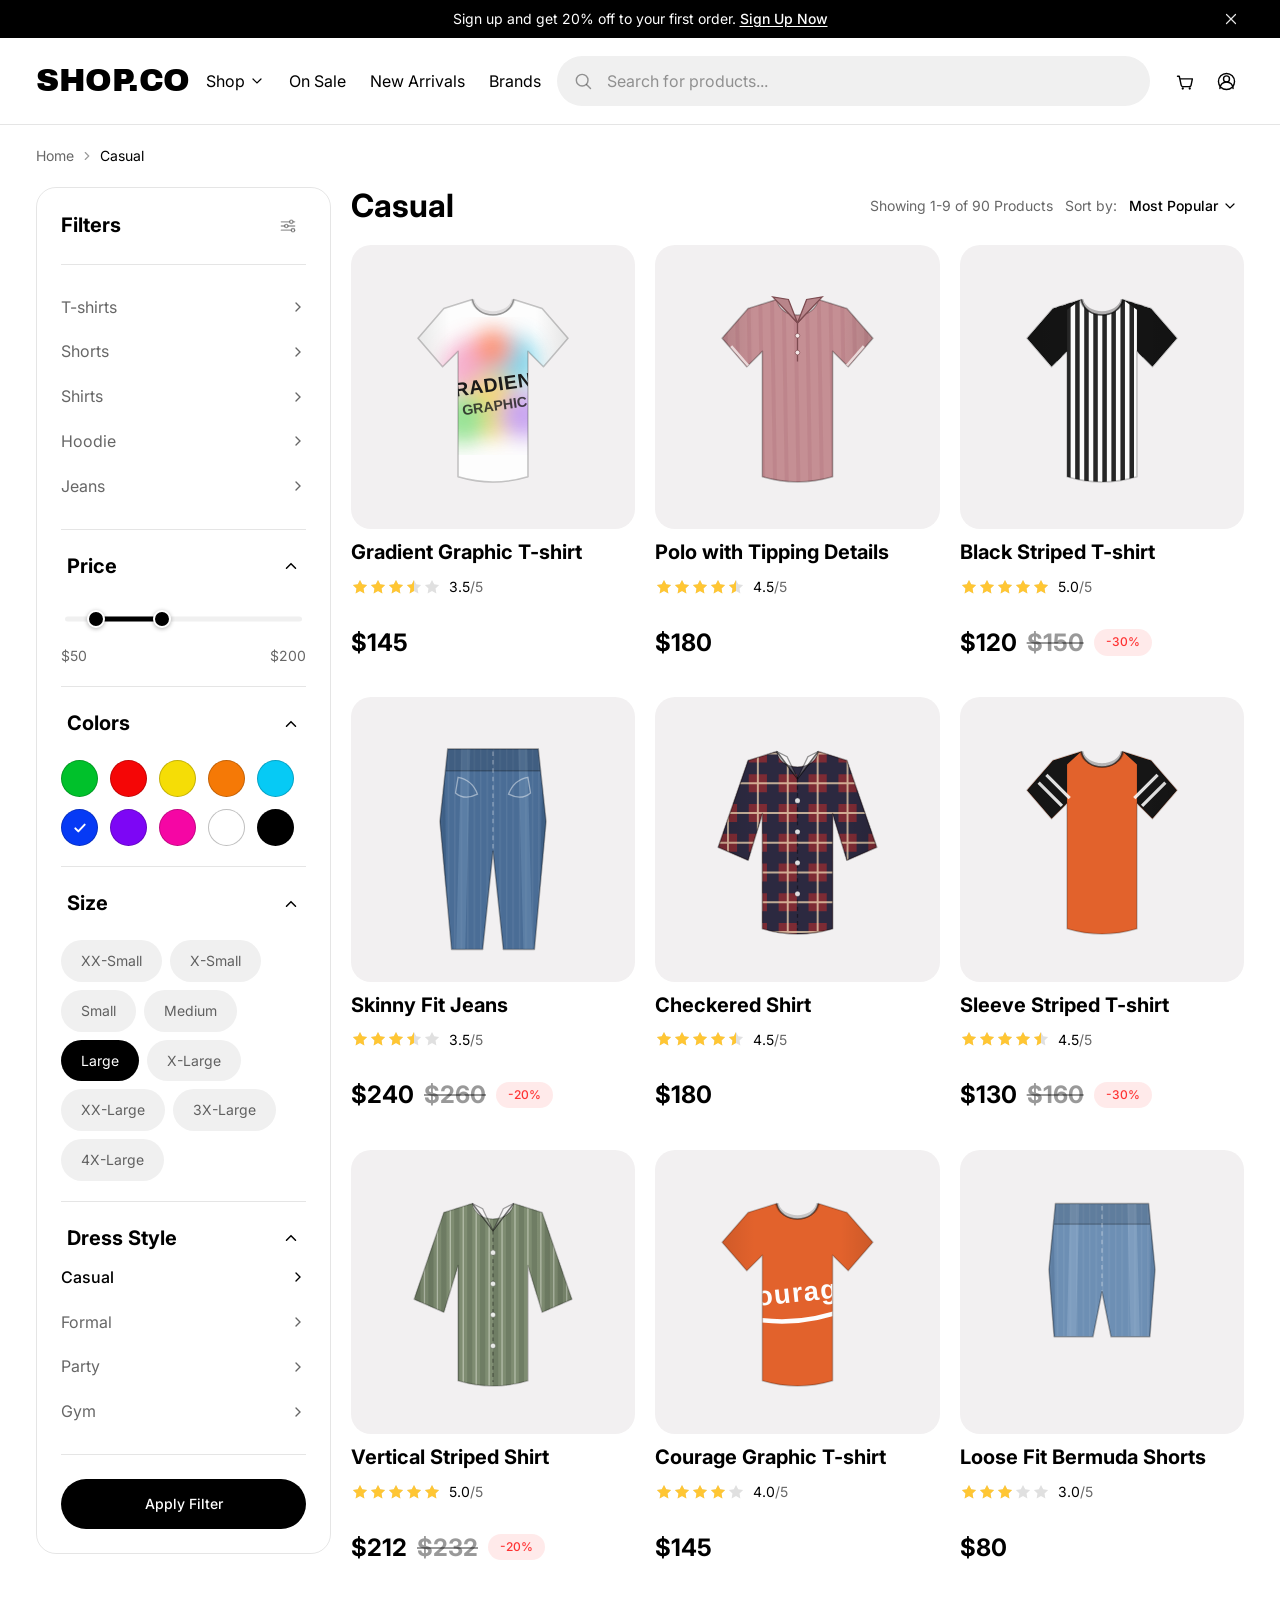
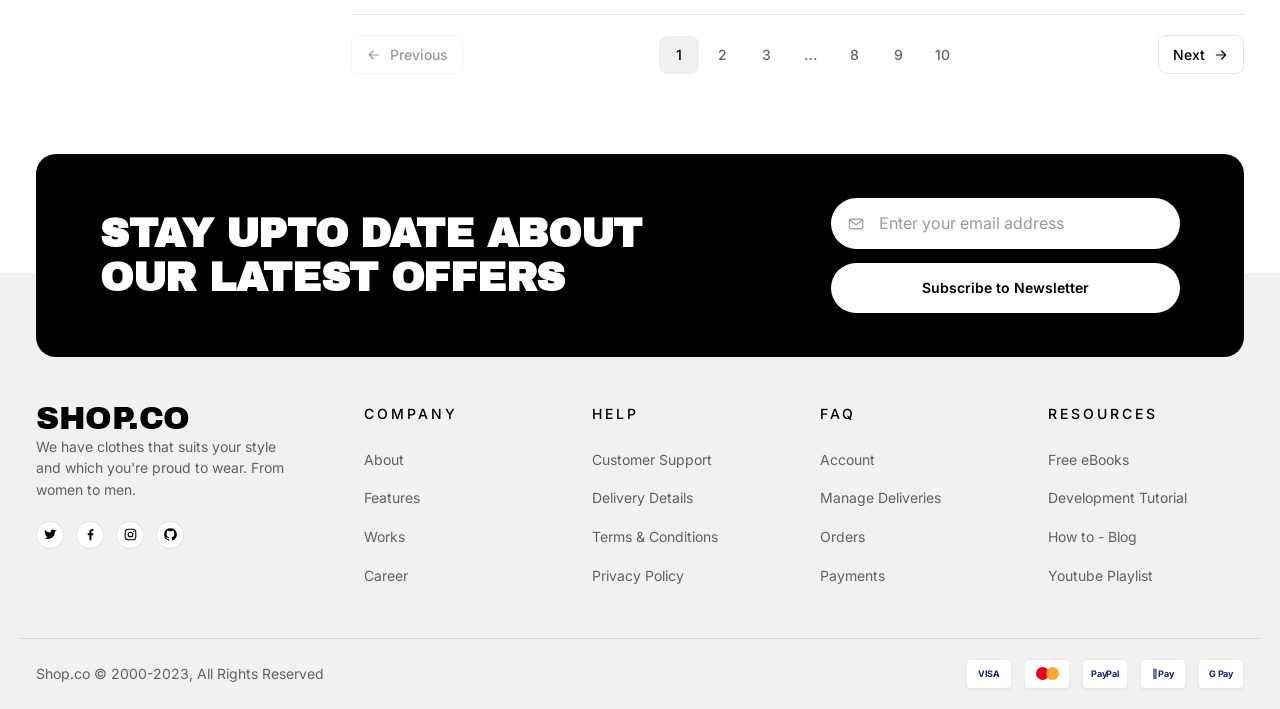
<file: category.html>
<!DOCTYPE html>
<html lang="en">
<head>
  <meta charset="UTF-8">
  <meta name="viewport" content="width=device-width, initial-scale=1.0">
  <title>Casual — SHOP.CO</title>
  <meta name="description" content="Browse casual clothing at SHOP.CO — t-shirts, shirts, jeans and shorts.">
  <link rel="preconnect" href="https://fonts.googleapis.com">
  <link rel="preconnect" href="https://fonts.gstatic.com" crossorigin>
  <link href="https://fonts.googleapis.com/css2?family=Archivo+Black&family=Inter:wght@300;400;500;600;700&display=swap" rel="stylesheet">
  <link rel="stylesheet" href="./css/category.css">
</head>
<body>

  <!-- ============ PROMO BANNER ============ -->
  <div class="promo" id="promo">
    <div class="container promo__inner">
      <p class="promo__text">
        Sign up and get 20% off to your first order.
        <a href="#newsletter">Sign Up Now</a>
      </p>
      <button class="promo__close" id="promoClose" aria-label="Close banner">
        <svg viewBox="0 0 24 24" width="18" height="18" aria-hidden="true">
          <path d="M6 6l12 12M18 6L6 18" stroke="currentColor" stroke-width="1.6" stroke-linecap="round"/>
        </svg>
      </button>
    </div>
  </div>

  <!-- ============ HEADER ============ -->
  <header class="header">
    <div class="container header__inner">
      <button class="icon-btn header__burger" id="burger" aria-label="Open menu" aria-expanded="false">
        <svg viewBox="0 0 24 24" width="22" height="22" aria-hidden="true">
          <path d="M3 6h18M3 12h18M3 18h18" stroke="currentColor" stroke-width="1.8" stroke-linecap="round"/>
        </svg>
      </button>

      <a href="./index.html" class="logo">SHOP.CO</a>

      <nav class="nav" id="nav" aria-label="Main">
        <ul class="nav__list">
          <li class="nav__item has-drop">
            <button class="nav__link" aria-expanded="false">
              Shop
              <svg viewBox="0 0 24 24" width="16" height="16" aria-hidden="true">
                <path d="M6 9l6 6 6-6" stroke="currentColor" stroke-width="1.8" fill="none" stroke-linecap="round"/>
              </svg>
            </button>
            <ul class="nav__drop">
              <li><a href="#">Men's Clothing</a></li>
              <li><a href="#">Women's Clothing</a></li>
              <li><a href="#">Kids</a></li>
              <li><a href="#">Accessories</a></li>
            </ul>
          </li>
          <li class="nav__item"><a class="nav__link" href="#">On Sale</a></li>
          <li class="nav__item"><a class="nav__link" href="#">New Arrivals</a></li>
          <li class="nav__item"><a class="nav__link" href="#">Brands</a></li>
        </ul>
      </nav>

      <form class="search" role="search" onsubmit="return false;">
        <svg class="search__icon" viewBox="0 0 24 24" width="20" height="20" aria-hidden="true">
          <circle cx="11" cy="11" r="7" stroke="currentColor" stroke-width="1.7" fill="none"/>
          <path d="M16.5 16.5L21 21" stroke="currentColor" stroke-width="1.7" stroke-linecap="round"/>
        </svg>
        <input type="search" id="search" placeholder="Search for products..." aria-label="Search for products">
      </form>

      <div class="header__actions">
        <button class="icon-btn header__search-toggle" id="searchToggle" aria-label="Search">
          <svg viewBox="0 0 24 24" width="21" height="21" aria-hidden="true">
            <circle cx="11" cy="11" r="7" stroke="currentColor" stroke-width="1.7" fill="none"/>
            <path d="M16.5 16.5L21 21" stroke="currentColor" stroke-width="1.7" stroke-linecap="round"/>
          </svg>
        </button>
        <a class="icon-btn cart-btn" href="./cart.html" aria-label="Cart">
          <svg viewBox="0 0 24 24" width="21" height="21" aria-hidden="true">
            <path d="M4 6h2l2.2 10.2a2 2 0 002 1.6h7.3a2 2 0 002-1.55L21 9H7"
                  stroke="currentColor" stroke-width="1.6" fill="none" stroke-linecap="round" stroke-linejoin="round"/>
            <circle cx="10" cy="20" r="1.3" fill="currentColor"/>
            <circle cx="18" cy="20" r="1.3" fill="currentColor"/>
          </svg>
          <span class="cart-btn__count" id="cartCount">0</span>
        </a>
        <a class="icon-btn" href="#" aria-label="Account">
          <svg viewBox="0 0 24 24" width="21" height="21" aria-hidden="true">
            <circle cx="12" cy="9" r="3.4" stroke="currentColor" stroke-width="1.6" fill="none"/>
            <path d="M4.5 20a7.5 7.5 0 0115 0" stroke="currentColor" stroke-width="1.6" fill="none" stroke-linecap="round"/>
            <circle cx="12" cy="12" r="9.2" stroke="currentColor" stroke-width="1.6" fill="none"/>
          </svg>
        </a>
      </div>
    </div>

    <form class="search search--mobile" id="mobileSearch" role="search" onsubmit="return false;">
      <svg class="search__icon" viewBox="0 0 24 24" width="20" height="20" aria-hidden="true">
        <circle cx="11" cy="11" r="7" stroke="currentColor" stroke-width="1.7" fill="none"/>
        <path d="M16.5 16.5L21 21" stroke="currentColor" stroke-width="1.7" stroke-linecap="round"/>
      </svg>
      <input type="search" placeholder="Search for products..." aria-label="Search for products">
    </form>
  </header>

  <div class="overlay" id="overlay" hidden></div>

  <!-- ============ MAIN ============ -->
  <main class="container page">

    <nav class="crumbs" aria-label="Breadcrumb">
      <a href="./index.html">Home</a>
      <svg viewBox="0 0 24 24" width="14" height="14" aria-hidden="true">
        <path d="M9 6l6 6-6 6" stroke="currentColor" stroke-width="2" fill="none" stroke-linecap="round"/>
      </svg>
      <span aria-current="page">Casual</span>
    </nav>

    <div class="layout">

      <!-- ---------- FILTERS ---------- -->
      <aside class="filters" id="filters" aria-label="Filters">
        <div class="filters__head">
          <h2 class="filters__title">Filters</h2>
          <button class="icon-btn filters__close" id="filtersClose" aria-label="Close filters">
            <svg class="filters__glyph" viewBox="0 0 24 24" width="20" height="20" aria-hidden="true">
              <path d="M4 7h10M18 7h2M4 12h4M12 12h8M4 17h12M20 17h0" stroke="currentColor" stroke-width="1.6" stroke-linecap="round"/>
              <circle cx="16" cy="7" r="2" stroke="currentColor" stroke-width="1.6" fill="none"/>
              <circle cx="10" cy="12" r="2" stroke="currentColor" stroke-width="1.6" fill="none"/>
              <circle cx="18" cy="17" r="2" stroke="currentColor" stroke-width="1.6" fill="none"/>
            </svg>
            <svg class="filters__x" viewBox="0 0 24 24" width="20" height="20" aria-hidden="true">
              <path d="M6 6l12 12M18 6L6 18" stroke="currentColor" stroke-width="1.7" stroke-linecap="round"/>
            </svg>
          </button>
        </div>

        <ul class="cat-list" id="catList">
          <li><button type="button" data-cat="T-shirts">T-shirts <span class="chev"></span></button></li>
          <li><button type="button" data-cat="Shorts">Shorts <span class="chev"></span></button></li>
          <li><button type="button" data-cat="Shirts">Shirts <span class="chev"></span></button></li>
          <li><button type="button" data-cat="Hoodie">Hoodie <span class="chev"></span></button></li>
          <li><button type="button" data-cat="Jeans">Jeans <span class="chev"></span></button></li>
        </ul>

        <!-- Price -->
        <section class="acc is-open" data-acc>
          <button class="acc__head" type="button" aria-expanded="true">
            <span>Price</span><span class="acc__chev"></span>
          </button>
          <div class="acc__body">
            <div class="range" id="range">
              <div class="range__track"><div class="range__fill" id="rangeFill"></div></div>
              <input type="range" id="priceMin" min="0" max="500" step="5" value="50" aria-label="Minimum price">
              <input type="range" id="priceMax" min="0" max="500" step="5" value="200" aria-label="Maximum price">
            </div>
            <div class="range__labels">
              <span id="priceMinLabel">$50</span>
              <span id="priceMaxLabel">$200</span>
            </div>
          </div>
        </section>

        <!-- Colors -->
        <section class="acc is-open" data-acc>
          <button class="acc__head" type="button" aria-expanded="true">
            <span>Colors</span><span class="acc__chev"></span>
          </button>
          <div class="acc__body">
            <div class="swatches" id="swatches">
              <button type="button" class="swatch" style="--c:#00C12B" data-color="green" aria-label="Green"></button>
              <button type="button" class="swatch" style="--c:#F50606" data-color="red" aria-label="Red"></button>
              <button type="button" class="swatch" style="--c:#F5DD06" data-color="yellow" aria-label="Yellow"></button>
              <button type="button" class="swatch" style="--c:#F57906" data-color="orange" aria-label="Orange"></button>
              <button type="button" class="swatch" style="--c:#06CAF5" data-color="cyan" aria-label="Cyan"></button>
              <button type="button" class="swatch is-active" style="--c:#063AF5" data-color="blue" aria-label="Blue"></button>
              <button type="button" class="swatch" style="--c:#7D06F5" data-color="purple" aria-label="Purple"></button>
              <button type="button" class="swatch" style="--c:#F506A4" data-color="pink" aria-label="Pink"></button>
              <button type="button" class="swatch swatch--light" style="--c:#FFFFFF" data-color="white" aria-label="White"></button>
              <button type="button" class="swatch" style="--c:#000000" data-color="black" aria-label="Black"></button>
            </div>
          </div>
        </section>

        <!-- Size -->
        <section class="acc is-open" data-acc>
          <button class="acc__head" type="button" aria-expanded="true">
            <span>Size</span><span class="acc__chev"></span>
          </button>
          <div class="acc__body">
            <div class="sizes" id="sizes">
              <button type="button" class="pill">XX-Small</button>
              <button type="button" class="pill">X-Small</button>
              <button type="button" class="pill">Small</button>
              <button type="button" class="pill">Medium</button>
              <button type="button" class="pill is-active">Large</button>
              <button type="button" class="pill">X-Large</button>
              <button type="button" class="pill">XX-Large</button>
              <button type="button" class="pill">3X-Large</button>
              <button type="button" class="pill">4X-Large</button>
            </div>
          </div>
        </section>

        <!-- Dress style -->
        <section class="acc is-open" data-acc>
          <button class="acc__head" type="button" aria-expanded="true">
            <span>Dress Style</span><span class="acc__chev"></span>
          </button>
          <div class="acc__body">
            <ul class="cat-list cat-list--flush" id="styleList">
              <li><button type="button" class="is-active" data-style="Casual">Casual <span class="chev"></span></button></li>
              <li><button type="button" data-style="Formal">Formal <span class="chev"></span></button></li>
              <li><button type="button" data-style="Party">Party <span class="chev"></span></button></li>
              <li><button type="button" data-style="Gym">Gym <span class="chev"></span></button></li>
            </ul>
          </div>
        </section>

        <button class="btn btn--block" id="applyFilter" type="button">Apply Filter</button>
      </aside>

      <!-- ---------- PRODUCTS ---------- -->
      <section class="results">
        <div class="results__head">
          <h1 class="results__title" id="categoryTitle">Casual</h1>
          <div class="results__meta">
            <span class="results__count" id="resultsCount">Showing 1-9 of 90 Products</span>
            <div class="sort">
              <span class="sort__label">Sort by:</span>
              <div class="select" id="sortSelect">
                <button class="select__btn" type="button" aria-expanded="false" aria-haspopup="listbox">
                  <span id="sortValue">Most Popular</span>
                  <svg viewBox="0 0 24 24" width="16" height="16" aria-hidden="true">
                    <path d="M6 9l6 6 6-6" stroke="currentColor" stroke-width="1.8" fill="none" stroke-linecap="round"/>
                  </svg>
                </button>
                <ul class="select__menu" role="listbox">
                  <li role="option" data-sort="popular" class="is-selected">Most Popular</li>
                  <li role="option" data-sort="new">Newest</li>
                  <li role="option" data-sort="low">Price: Low to High</li>
                  <li role="option" data-sort="high">Price: High to Low</li>
                  <li role="option" data-sort="rating">Best Rating</li>
                </ul>
              </div>
            </div>
            <button class="icon-btn results__filter-btn" id="filtersOpen" aria-label="Open filters">
              <svg viewBox="0 0 24 24" width="20" height="20" aria-hidden="true">
                <path d="M4 7h10M18 7h2M4 12h4M12 12h8M4 17h12" stroke="currentColor" stroke-width="1.6" stroke-linecap="round"/>
                <circle cx="16" cy="7" r="2" stroke="currentColor" stroke-width="1.6" fill="none"/>
                <circle cx="10" cy="12" r="2" stroke="currentColor" stroke-width="1.6" fill="none"/>
                <circle cx="18" cy="17" r="2" stroke="currentColor" stroke-width="1.6" fill="none"/>
              </svg>
            </button>
          </div>
        </div>

        <div class="grid" id="grid"><!-- products injected by category.js --></div>

        <p class="empty" id="empty" hidden>No products match your filters. Try widening the price range.</p>

        <nav class="pager" id="pager" aria-label="Pagination"></nav>
      </section>
    </div>
  </main>

  <!-- ============ NEWSLETTER ============ -->
  <section class="newsletter" id="newsletter">
    <div class="container">
      <div class="newsletter__box">
        <h2 class="newsletter__title">Stay upto date about<br>our latest offers</h2>
        <form class="newsletter__form" id="newsletterForm" novalidate>
          <label class="field">
            <svg viewBox="0 0 24 24" width="20" height="20" aria-hidden="true">
              <rect x="3" y="5.5" width="18" height="13" rx="2.5" stroke="currentColor" stroke-width="1.5" fill="none"/>
              <path d="M4 7l8 6 8-6" stroke="currentColor" stroke-width="1.5" fill="none" stroke-linecap="round"/>
            </svg>
            <input type="email" id="newsletterEmail" placeholder="Enter your email address" aria-label="Email address" required>
          </label>
          <button class="btn btn--white" type="submit">Subscribe to Newsletter</button>
          <p class="newsletter__msg" id="newsletterMsg" role="status"></p>
        </form>
      </div>
    </div>
  </section>

  <!-- ============ FOOTER ============ -->
  <footer class="footer">
    <div class="container footer__inner">
      <div class="footer__brand">
        <a href="./index.html" class="logo">SHOP.CO</a>
        <p class="footer__about">We have clothes that suits your style and which you're proud to wear. From women to men.</p>
        <div class="socials">
          <a href="#" aria-label="Twitter">
            <svg viewBox="0 0 24 24" width="15" height="15" aria-hidden="true"><path fill="currentColor" d="M22 5.9c-.7.3-1.5.5-2.3.6.8-.5 1.4-1.3 1.7-2.2-.8.5-1.6.8-2.5 1a3.9 3.9 0 00-6.7 3.5A11 11 0 013.2 4.6a3.9 3.9 0 001.2 5.2c-.6 0-1.2-.2-1.7-.5a3.9 3.9 0 003.1 3.8c-.5.2-1.1.2-1.7.1a3.9 3.9 0 003.6 2.7A7.8 7.8 0 012 17.5a11 11 0 005.9 1.7c7.1 0 11.1-6 11.1-11.2v-.5c.8-.6 1.4-1.3 2-2.1z"/></svg>
          </a>
          <a href="#" class="socials__fb" aria-label="Facebook">
            <svg viewBox="0 0 24 24" width="15" height="15" aria-hidden="true"><path fill="currentColor" d="M13.5 21v-8h2.7l.4-3.1h-3.1V7.9c0-.9.25-1.5 1.55-1.5h1.65V3.6c-.3 0-1.3-.1-2.4-.1-2.4 0-4 1.45-4 4.1v2.3H7.6V13h2.7v8h3.2z"/></svg>
          </a>
          <a href="#" aria-label="Instagram">
            <svg viewBox="0 0 24 24" width="15" height="15" aria-hidden="true">
              <rect x="3.5" y="3.5" width="17" height="17" rx="5" stroke="currentColor" stroke-width="1.7" fill="none"/>
              <circle cx="12" cy="12" r="3.7" stroke="currentColor" stroke-width="1.7" fill="none"/>
              <circle cx="17" cy="7" r="1.2" fill="currentColor"/>
            </svg>
          </a>
          <a href="#" aria-label="GitHub">
            <svg viewBox="0 0 24 24" width="15" height="15" aria-hidden="true"><path fill="currentColor" d="M12 2a10 10 0 00-3.2 19.5c.5.1.7-.2.7-.5v-1.8c-2.8.6-3.4-1.3-3.4-1.3-.5-1.2-1.1-1.5-1.1-1.5-.9-.6.1-.6.1-.6 1 .1 1.5 1 1.5 1 .9 1.5 2.3 1.1 2.9.8.1-.7.4-1.1.7-1.4-2.2-.3-4.6-1.1-4.6-5 0-1.1.4-2 1-2.7-.1-.3-.4-1.3.1-2.7 0 0 .8-.3 2.7 1a9.4 9.4 0 015 0c1.9-1.3 2.7-1 2.7-1 .5 1.4.2 2.4.1 2.7.6.7 1 1.6 1 2.7 0 3.9-2.4 4.7-4.6 5 .4.3.7 1 .7 2v2.9c0 .3.2.6.7.5A10 10 0 0012 2z"/></svg>
          </a>
        </div>
      </div>

      <div class="footer__cols">
        <div class="footer__col">
          <h3>Company</h3>
          <ul><li><a href="#">About</a></li><li><a href="#">Features</a></li><li><a href="#">Works</a></li><li><a href="#">Career</a></li></ul>
        </div>
        <div class="footer__col">
          <h3>Help</h3>
          <ul><li><a href="#">Customer Support</a></li><li><a href="#">Delivery Details</a></li><li><a href="#">Terms &amp; Conditions</a></li><li><a href="#">Privacy Policy</a></li></ul>
        </div>
        <div class="footer__col">
          <h3>FAQ</h3>
          <ul><li><a href="#">Account</a></li><li><a href="#">Manage Deliveries</a></li><li><a href="#">Orders</a></li><li><a href="#">Payments</a></li></ul>
        </div>
        <div class="footer__col">
          <h3>Resources</h3>
          <ul><li><a href="#">Free eBooks</a></li><li><a href="#">Development Tutorial</a></li><li><a href="#">How to - Blog</a></li><li><a href="#">Youtube Playlist</a></li></ul>
        </div>
      </div>
    </div>

    <div class="container footer__bottom">
      <p>Shop.co © 2000-2023, All Rights Reserved</p>
      <div class="pay">
        <span class="pay__card">VISA</span>
        <span class="pay__card pay__card--mc"><i></i><i></i></span>
        <span class="pay__card">PayPal</span>
        <span class="pay__card">&#63743;Pay</span>
        <span class="pay__card">G Pay</span>
      </div>
    </div>
  </footer>

  <script src="./js/category.js"></script>
</body>
</html>
</file>
<file: css/category.css>
/* =========================================================
   SHOP.CO — Category page
   ========================================================= */

:root{
  --black:#000000;
  --white:#ffffff;
  --grey:#f0f0f0;
  --grey-2:#f2f0f1;
  --line:rgba(0,0,0,.1);
  --muted:rgba(0,0,0,.6);
  --muted-2:rgba(0,0,0,.4);
  --sale:#ff3333;
  --sale-bg:rgba(255,51,51,.1);
  --star:#ffc633;
  --radius:20px;
  --container:1240px;
  --font:"Inter",-apple-system,BlinkMacSystemFont,"Segoe UI",Roboto,Helvetica,Arial,sans-serif;
  --display:"Archivo Black","Arial Black",Impact,var(--font);
}

*,*::before,*::after{box-sizing:border-box}

html{-webkit-text-size-adjust:100%}

body{
  margin:0;
  font-family:var(--font);
  font-size:16px;
  line-height:1.55;
  color:var(--black);
  background:var(--white);
  -webkit-font-smoothing:antialiased;
}

img,svg{display:block;max-width:100%}
a{color:inherit;text-decoration:none}
ul{list-style:none;margin:0;padding:0}
button,input{font:inherit;color:inherit}
button{background:none;border:0;cursor:pointer}

.container{width:100%;max-width:var(--container);margin:0 auto;padding:0 16px}

:focus-visible{outline:2px solid var(--black);outline-offset:2px;border-radius:4px}

.logo{
  font-family:var(--display);
  font-size:32px;
  letter-spacing:-.5px;
  line-height:1;
  text-transform:uppercase;
  white-space:nowrap;
}

.icon-btn{
  display:inline-flex;
  align-items:center;
  justify-content:center;
  width:36px;height:36px;
  border-radius:50%;
  color:var(--black);
  transition:background .2s;
}
.icon-btn:hover{background:var(--grey)}

.btn{
  display:inline-flex;
  align-items:center;
  justify-content:center;
  gap:8px;
  padding:14px 28px;
  border-radius:62px;
  background:var(--black);
  color:var(--white);
  font-size:14px;
  font-weight:500;
  transition:opacity .2s,transform .2s;
}
.btn:hover{opacity:.85}
.btn:active{transform:scale(.985)}
.btn--block{width:100%}
.btn--white{background:var(--white);color:var(--black);font-weight:600}

/* ============ PROMO BANNER ============ */
.promo{background:var(--black);color:var(--white);font-size:14px}
.promo.is-hidden{display:none}
.promo__inner{
  position:relative;
  display:flex;
  align-items:center;
  justify-content:center;
  min-height:38px;
  padding-block:8px;
}
.promo__text{margin:0;text-align:center}
.promo__text a{font-weight:500;text-decoration:underline;text-underline-offset:2px}
.promo__close{
  position:absolute;right:16px;top:50%;transform:translateY(-50%);
  color:var(--white);opacity:.9;padding:4px;
}
.promo__close:hover{opacity:1}

/* ============ HEADER ============ */
.header{border-bottom:1px solid var(--line)}
.header__inner{
  display:flex;
  align-items:center;
  gap:16px;
  min-height:86px;
}
.header__burger{display:none;margin-left:-8px}

.nav__list{display:flex;align-items:center;gap:24px}
.nav__item{position:relative}
.nav__link{
  display:inline-flex;align-items:center;gap:4px;
  padding:6px 0;font-size:16px;color:var(--black);
}
.nav__link:hover{opacity:.7}
.has-drop .nav__link svg{transition:transform .25s}
.has-drop.is-open .nav__link svg{transform:rotate(180deg)}
.nav__drop{
  position:absolute;top:calc(100% + 12px);left:-16px;z-index:40;
  min-width:210px;padding:10px;
  background:var(--white);
  border:1px solid var(--line);
  border-radius:16px;
  box-shadow:0 18px 40px rgba(0,0,0,.12);
  opacity:0;visibility:hidden;transform:translateY(-6px);
  transition:.2s;
}
.has-drop.is-open .nav__drop{opacity:1;visibility:visible;transform:none}
.nav__drop a{display:block;padding:9px 12px;border-radius:10px;font-size:15px;color:var(--muted)}
.nav__drop a:hover{background:var(--grey);color:var(--black)}

.search{
  flex:1;
  display:flex;align-items:center;gap:12px;
  min-width:0;
  padding:12px 16px;
  background:var(--grey);
  border-radius:62px;
}
.search__icon{flex:none;color:var(--muted-2)}
.search input{
  width:100%;min-width:0;border:0;background:none;outline:none;font-size:16px;
}
.search input::placeholder{color:var(--muted-2)}
.search input::-webkit-search-cancel-button{-webkit-appearance:none}
.search--mobile{display:none}

.header__actions{display:flex;align-items:center;gap:6px;margin-left:auto}
.header__search-toggle{display:none}
.cart-btn{position:relative}
.cart-btn__count{
  position:absolute;top:0;right:0;
  min-width:17px;height:17px;padding:0 4px;
  display:none;align-items:center;justify-content:center;
  border-radius:9px;background:var(--black);color:var(--white);
  font-size:10px;font-weight:600;line-height:1;
}
.cart-btn.has-items .cart-btn__count{display:flex}

/* ============ PAGE / LAYOUT ============ */
.page{padding-bottom:64px}

.crumbs{
  display:flex;align-items:center;gap:6px;
  padding:20px 0 20px;
  font-size:14px;color:var(--muted);
}
.crumbs a:hover{color:var(--black)}
.crumbs svg{flex:none;color:var(--muted-2)}
.crumbs span{color:var(--black)}

.layout{display:grid;grid-template-columns:295px 1fr;gap:20px;align-items:start}

/* ============ FILTERS ============ */
.filters{
  padding:20px 24px 24px;
  border:1px solid var(--line);
  border-radius:var(--radius);
}
.filters__head{
  display:flex;align-items:center;justify-content:space-between;
  padding-bottom:20px;border-bottom:1px solid var(--line);
}
.filters__title{margin:0;font-size:20px;font-weight:700}
.filters__close{color:var(--muted-2);cursor:default}
.filters__x{display:none}

.cat-list{padding:20px 0;border-bottom:1px solid var(--line)}
.cat-list--flush{padding:0;border-bottom:0}
.cat-list button{
  display:flex;align-items:center;justify-content:space-between;
  width:100%;padding:10px 0;
  font-size:16px;color:var(--muted);
  transition:color .2s;
}
.cat-list button:hover{color:var(--black)}
.cat-list button.is-active{color:var(--black);font-weight:500}
.chev{
  width:16px;height:16px;flex:none;
  background:currentColor;
  -webkit-mask:no-repeat center/16px url("data:image/svg+xml;utf8,<svg xmlns='http://www.w3.org/2000/svg' viewBox='0 0 24 24'><path d='M9 6l6 6-6 6' fill='none' stroke='black' stroke-width='2' stroke-linecap='round'/></svg>");
  mask:no-repeat center/16px url("data:image/svg+xml;utf8,<svg xmlns='http://www.w3.org/2000/svg' viewBox='0 0 24 24'><path d='M9 6l6 6-6 6' fill='none' stroke='black' stroke-width='2' stroke-linecap='round'/></svg>");
}

/* accordion */
.acc{border-bottom:1px solid var(--line);padding:20px 0}
.acc__head{
  display:flex;align-items:center;justify-content:space-between;
  width:100%;font-size:20px;font-weight:700;
}
.acc__chev{
  width:18px;height:18px;flex:none;background:currentColor;
  transition:transform .25s;
  -webkit-mask:no-repeat center/18px url("data:image/svg+xml;utf8,<svg xmlns='http://www.w3.org/2000/svg' viewBox='0 0 24 24'><path d='M6 9l6 6 6-6' fill='none' stroke='black' stroke-width='2' stroke-linecap='round'/></svg>");
  mask:no-repeat center/18px url("data:image/svg+xml;utf8,<svg xmlns='http://www.w3.org/2000/svg' viewBox='0 0 24 24'><path d='M6 9l6 6 6-6' fill='none' stroke='black' stroke-width='2' stroke-linecap='round'/></svg>");
}
.acc.is-open .acc__chev{transform:rotate(180deg)}
.acc__body{
  overflow:hidden;
  max-height:0;
  transition:max-height .32s ease;
}
.acc.is-open .acc__body{max-height:720px}

/* price range */
.range{position:relative;height:24px;margin:24px 4px 0}
.range__track{
  position:absolute;top:50%;left:0;right:0;height:5px;
  transform:translateY(-50%);
  background:var(--grey);border-radius:5px;
}
.range__fill{position:absolute;top:0;bottom:0;background:var(--black);border-radius:5px}
.range input[type=range]{
  position:absolute;top:0;left:0;width:100%;height:24px;margin:0;
  -webkit-appearance:none;appearance:none;background:none;pointer-events:none;
}
.range input[type=range]::-webkit-slider-thumb{
  -webkit-appearance:none;pointer-events:auto;
  width:18px;height:18px;border-radius:50%;
  background:var(--black);border:2px solid var(--white);
  box-shadow:0 1px 4px rgba(0,0,0,.3);cursor:grab;
}
.range input[type=range]::-moz-range-thumb{
  pointer-events:auto;
  width:16px;height:16px;border-radius:50%;
  background:var(--black);border:2px solid var(--white);cursor:grab;
}
.range__labels{
  display:flex;justify-content:space-between;
  margin-top:14px;font-size:14px;color:var(--muted);
}

/* colors */
.swatches{display:flex;flex-wrap:wrap;gap:12px;padding-top:20px}
.swatch{
  position:relative;
  width:37px;height:37px;border-radius:50%;
  background:var(--c);
  border:1px solid rgba(0,0,0,.2);
  transition:transform .15s;
}
.swatch:hover{transform:scale(1.06)}
.swatch--light{border-color:rgba(0,0,0,.25)}
.swatch.is-active::after{
  content:"";position:absolute;inset:0;
  background:no-repeat center/16px url("data:image/svg+xml;utf8,<svg xmlns='http://www.w3.org/2000/svg' viewBox='0 0 24 24'><path d='M5 12.5l4.5 4.5L19 7' fill='none' stroke='white' stroke-width='3' stroke-linecap='round' stroke-linejoin='round'/></svg>");
}
.swatch--light.is-active::after,
.swatch[data-color="yellow"].is-active::after{
  background-image:url("data:image/svg+xml;utf8,<svg xmlns='http://www.w3.org/2000/svg' viewBox='0 0 24 24'><path d='M5 12.5l4.5 4.5L19 7' fill='none' stroke='black' stroke-width='3' stroke-linecap='round' stroke-linejoin='round'/></svg>");
}

/* sizes */
.sizes{display:flex;flex-wrap:wrap;gap:8px;padding-top:20px}
.pill{
  padding:10px 20px;border-radius:62px;
  background:var(--grey);color:var(--muted);
  font-size:14px;transition:.2s;
}
.pill:hover{background:#e6e6e6;color:var(--black)}
.pill.is-active{background:var(--black);color:var(--white)}

#applyFilter{margin-top:24px}

/* ============ RESULTS ============ */
.results{min-width:0}
.results__head{
  display:flex;align-items:center;justify-content:space-between;
  flex-wrap:wrap;gap:12px;margin-bottom:20px;
}
.results__title{margin:0;font-size:32px;font-weight:700;line-height:1.2}
.results__meta{display:flex;align-items:center;gap:12px;font-size:14px;color:var(--muted)}
.results__filter-btn{display:none}

.sort{display:flex;align-items:center;gap:6px}
.select{position:relative}
.select__btn{
  display:inline-flex;align-items:center;gap:4px;
  font-size:14px;font-weight:500;color:var(--black);
}
.select__btn svg{transition:transform .25s}
.select.is-open .select__btn svg{transform:rotate(180deg)}
.select__menu{
  position:absolute;top:calc(100% + 10px);right:0;z-index:30;
  min-width:190px;padding:8px;
  background:var(--white);border:1px solid var(--line);border-radius:14px;
  box-shadow:0 18px 40px rgba(0,0,0,.12);
  opacity:0;visibility:hidden;transform:translateY(-6px);transition:.2s;
}
.select.is-open .select__menu{opacity:1;visibility:visible;transform:none}
.select__menu li{padding:9px 12px;border-radius:10px;cursor:pointer;color:var(--muted);font-size:14px}
.select__menu li:hover{background:var(--grey);color:var(--black)}
.select__menu li.is-selected{color:var(--black);font-weight:600}

/* ============ PRODUCT GRID ============ */
.grid{display:grid;grid-template-columns:repeat(3,1fr);gap:20px}
.grid[hidden]{display:none}

.card{display:flex;flex-direction:column;gap:10px}
.card__media{
  position:relative;
  display:grid;place-items:center;
  aspect-ratio:1/1;
  background:var(--grey-2);
  border-radius:var(--radius);
  overflow:hidden;
}
.card__media img{
  width:82%;height:82%;object-fit:contain;
  transition:transform .35s ease;
}
.card:hover .card__media img{transform:scale(1.05)}
.card__fav{
  position:absolute;top:10px;right:10px;
  width:34px;height:34px;border-radius:50%;
  display:grid;place-items:center;
  background:rgba(255,255,255,.85);color:var(--black);
  opacity:0;transform:translateY(-4px);transition:.2s;
}
.card:hover .card__fav,.card__fav:focus-visible{opacity:1;transform:none}
.card__fav.is-active{opacity:1;transform:none;color:var(--sale)}
.card__fav.is-active svg{fill:currentColor}

.card__name{
  margin:0;font-size:20px;font-weight:700;line-height:1.35;
  display:-webkit-box;-webkit-line-clamp:1;-webkit-box-orient:vertical;overflow:hidden;
}
.card__name a:hover{opacity:.7}

.rating{display:flex;align-items:center;gap:8px;font-size:14px;color:var(--black)}
.rating__value{color:var(--muted)}
.rating__value b{color:var(--black);font-weight:400}

.stars{position:relative;display:inline-block;height:18px;line-height:0;flex:none}
.stars__bg,.stars__fg{
  display:block;height:18px;
  background:repeat-x left center/18px 18px;
}
.stars__bg{
  width:90px;
  background-image:url("data:image/svg+xml;utf8,<svg xmlns='http://www.w3.org/2000/svg' viewBox='0 0 24 24'><path d='M12 2.5l2.9 5.9 6.6.95-4.8 4.65 1.15 6.5L12 17.4 6.15 20.5 7.3 14 2.5 9.35l6.6-.95z' fill='%23e0e0e0'/></svg>");
}
.stars__fg{
  position:absolute;top:0;left:0;overflow:hidden;
  background-image:url("data:image/svg+xml;utf8,<svg xmlns='http://www.w3.org/2000/svg' viewBox='0 0 24 24'><path d='M12 2.5l2.9 5.9 6.6.95-4.8 4.65 1.15 6.5L12 17.4 6.15 20.5 7.3 14 2.5 9.35l6.6-.95z' fill='%23ffc633'/></svg>");
}
.stars__fg i{display:block;width:90px;height:18px}

.price{display:flex;align-items:center;gap:10px;flex-wrap:wrap}
.price__now{font-size:24px;font-weight:700}
.price__old{font-size:24px;font-weight:700;color:var(--muted-2);text-decoration:line-through}
.price__off{
  padding:4px 12px;border-radius:62px;
  background:var(--sale-bg);color:var(--sale);
  font-size:12px;font-weight:500;
}

.empty{
  padding:60px 0;text-align:center;color:var(--muted);
  border:1px dashed var(--line);border-radius:var(--radius);
}

/* ============ PAGINATION ============ */
.pager{
  display:flex;align-items:center;gap:8px;
  margin-top:32px;padding-top:20px;
  border-top:1px solid var(--line);
}
.pager__nav{
  display:inline-flex;align-items:center;gap:8px;
  padding:8px 14px;border-radius:8px;
  border:1px solid var(--line);
  font-size:14px;font-weight:500;
  transition:background .2s;
}
.pager__nav:hover:not(:disabled){background:var(--grey)}
.pager__nav:disabled{opacity:.4;cursor:not-allowed}
.pager__nav--prev{margin-right:auto}
.pager__nav--next{margin-left:auto}
.pager__pages{display:flex;align-items:center;gap:4px}
.pager__page{
  min-width:40px;height:38px;padding:0 8px;border-radius:8px;
  display:inline-flex;align-items:center;justify-content:center;
  font-size:14px;font-weight:500;color:var(--muted);
  transition:.2s;
}
.pager__page:hover{background:var(--grey);color:var(--black)}
.pager__page.is-active{background:var(--grey);color:var(--black)}
.pager__dots{
  min-width:40px;text-align:center;color:var(--muted);user-select:none;
}

/* ============ NEWSLETTER ============ */
.newsletter{position:relative;z-index:2;margin-top:16px}
.newsletter__box{
  display:flex;align-items:center;justify-content:space-between;gap:40px;
  padding:44px 64px;
  background:var(--black);color:var(--white);
  border-radius:var(--radius);
}
.newsletter__title{
  margin:0;max-width:551px;
  font-family:var(--display);
  font-size:40px;line-height:1.1;text-transform:uppercase;letter-spacing:-.3px;
}
.newsletter__form{position:relative;display:flex;flex-direction:column;gap:14px;width:349px;flex:none}
.field{
  display:flex;align-items:center;gap:12px;
  padding:12px 16px;border-radius:62px;background:var(--white);color:var(--muted-2);
}
.field input{width:100%;min-width:0;border:0;background:none;outline:none;color:var(--black);font-size:16px}
.field input::placeholder{color:var(--muted-2)}
.newsletter__msg{
  position:absolute;top:100%;left:16px;margin:6px 0 0;
  font-size:13px;color:#8ee08a;min-height:1em;
}
.newsletter__msg.is-error{color:#ff8a8a}

/* ============ FOOTER ============ */
.footer{background:var(--grey-2);padding:130px 0 20px;margin-top:-84px}
.footer__inner{
  display:grid;grid-template-columns:minmax(220px,248px) 1fr;gap:40px 80px;
  padding-bottom:50px;
}
.footer__brand .logo{margin-bottom:20px}
.footer__about{margin:0 0 20px;font-size:14px;color:var(--muted);max-width:248px}
.socials{display:flex;gap:12px}
.socials a{
  width:28px;height:28px;border-radius:50%;
  display:grid;place-items:center;
  background:var(--white);border:1px solid var(--line);
  color:var(--black);transition:.2s;
}
.socials a:hover{background:var(--black);color:var(--white);border-color:var(--black)}

.footer__cols{display:grid;grid-template-columns:repeat(4,1fr);gap:32px}
.footer__col h3{
  margin:0 0 22px;font-size:14px;font-weight:500;
  letter-spacing:3px;text-transform:uppercase;
}
.footer__col li+li{margin-top:14px}
.footer__col a{font-size:14px;color:var(--muted)}
.footer__col a:hover{color:var(--black)}

.footer__bottom{
  display:flex;align-items:center;justify-content:space-between;gap:16px;
  padding-top:20px;border-top:1px solid var(--line);
  font-size:14px;color:var(--muted);
}
.footer__bottom p{margin:0}
.pay{display:flex;gap:12px}
.pay__card{
  display:inline-flex;align-items:center;justify-content:center;gap:2px;
  width:46px;height:30px;border-radius:5px;
  background:var(--white);border:1px solid rgba(0,0,0,.08);
  box-shadow:0 1px 2px rgba(0,0,0,.06);
  font-size:9px;font-weight:700;color:#1a1f71;letter-spacing:-.2px;
}
.pay__card--mc i{width:13px;height:13px;border-radius:50%;background:#eb001b}
.pay__card--mc i+i{background:#f79e1b;margin-left:-5px;opacity:.9}

/* ============ OVERLAY ============ */
.overlay{
  position:fixed;inset:0;z-index:50;
  background:rgba(0,0,0,.45);
  opacity:0;transition:opacity .25s;
}
.overlay.is-visible{opacity:1}
body.is-locked{overflow:hidden}

/* =========================================================
   RESPONSIVE
   ========================================================= */
@media (max-width:1100px){
  .layout{grid-template-columns:260px 1fr}
  .newsletter__box{padding:36px 32px;gap:24px}
  .newsletter__title{font-size:32px}
  .footer__inner{gap:40px}
}

@media (max-width:900px){
  .header__burger{display:inline-flex}
  .header__inner{gap:10px;min-height:64px}
  .logo{font-size:25px}
  .search{display:none}
  .header__search-toggle{display:inline-flex}
  .search--mobile{
    display:none;margin:0 16px 14px;
  }
  .search--mobile.is-open{display:flex}

  /* nav becomes a drawer */
  .nav{
    position:fixed;top:0;left:0;bottom:0;z-index:60;
    width:min(320px,84vw);padding:24px 20px;
    background:var(--white);
    transform:translateX(-102%);transition:transform .3s ease;
    overflow-y:auto;
  }
  .nav.is-open{transform:none;box-shadow:0 0 60px rgba(0,0,0,.2)}
  .nav__list{flex-direction:column;align-items:stretch;gap:2px}
  .nav__link{width:100%;justify-content:space-between;padding:12px 4px;font-size:17px}
  .nav__drop{
    position:static;opacity:1;visibility:visible;transform:none;
    box-shadow:none;border:0;padding:0 0 8px 12px;
    display:none;
  }
  .has-drop.is-open .nav__drop{display:block}

  /* filters become a drawer */
  .filters{
    position:fixed;left:0;right:0;bottom:0;z-index:60;
    max-height:88vh;overflow-y:auto;
    border-radius:20px 20px 0 0;border:0;
    background:var(--white);
    padding:20px 20px calc(20px + env(safe-area-inset-bottom));
    transform:translateY(102%);transition:transform .3s ease;
  }
  .filters.is-open{transform:none;box-shadow:0 -10px 50px rgba(0,0,0,.2)}
  .filters__close{cursor:pointer}
  .filters__glyph{display:none}
  .filters__x{display:block}
  .layout{display:block}
  .results__filter-btn{display:inline-flex;background:var(--grey)}

  .results__head{align-items:flex-start;flex-direction:column;gap:8px}
  .results__meta{width:100%}
  .results__title{font-size:24px}
  .results__count{font-size:12px}
  .sort{margin-left:auto;font-size:12px}
  .sort__label{display:none}
  .select__btn{font-size:12px}

  .grid{grid-template-columns:repeat(2,1fr);gap:14px}
  .card__name{font-size:16px}
  .price{gap:6px;flex-wrap:nowrap}
  .price__now,.price__old{font-size:18px}
  .price__off{padding:3px 8px;font-size:10px}
  .rating{font-size:12px}
  .stars,.stars__bg,.stars__fg,.stars__fg i{height:15px}
  .stars__bg,.stars__fg{background-size:15px 15px}
  .stars__bg,.stars__fg i{width:75px}

  .newsletter__box{flex-direction:column;align-items:stretch;text-align:left;padding:32px 24px}
  .newsletter__title{font-size:28px}
  .newsletter__title br{display:none}
  .newsletter__form{width:100%}

  .footer{padding-top:120px}
  .footer__inner{grid-template-columns:1fr;gap:28px}
  .footer__cols{grid-template-columns:repeat(2,1fr);gap:24px 20px}
  .footer__col h3{margin-bottom:16px}
  .footer__bottom{flex-direction:column;text-align:center}
}

@media (max-width:560px){
  .promo__text{font-size:12px;padding-right:24px}
  .pager{flex-wrap:wrap;justify-content:center}
  .pager__nav--prev,.pager__nav--next{margin:0}
  .pager__pages{order:-1;width:100%;justify-content:center;margin-bottom:12px}
  .newsletter__title{font-size:24px}
}

@media (max-width:340px){
  .grid{grid-template-columns:1fr;gap:20px}
}

@media (prefers-reduced-motion:reduce){
  *{transition:none!important;animation:none!important}
}
</file>
